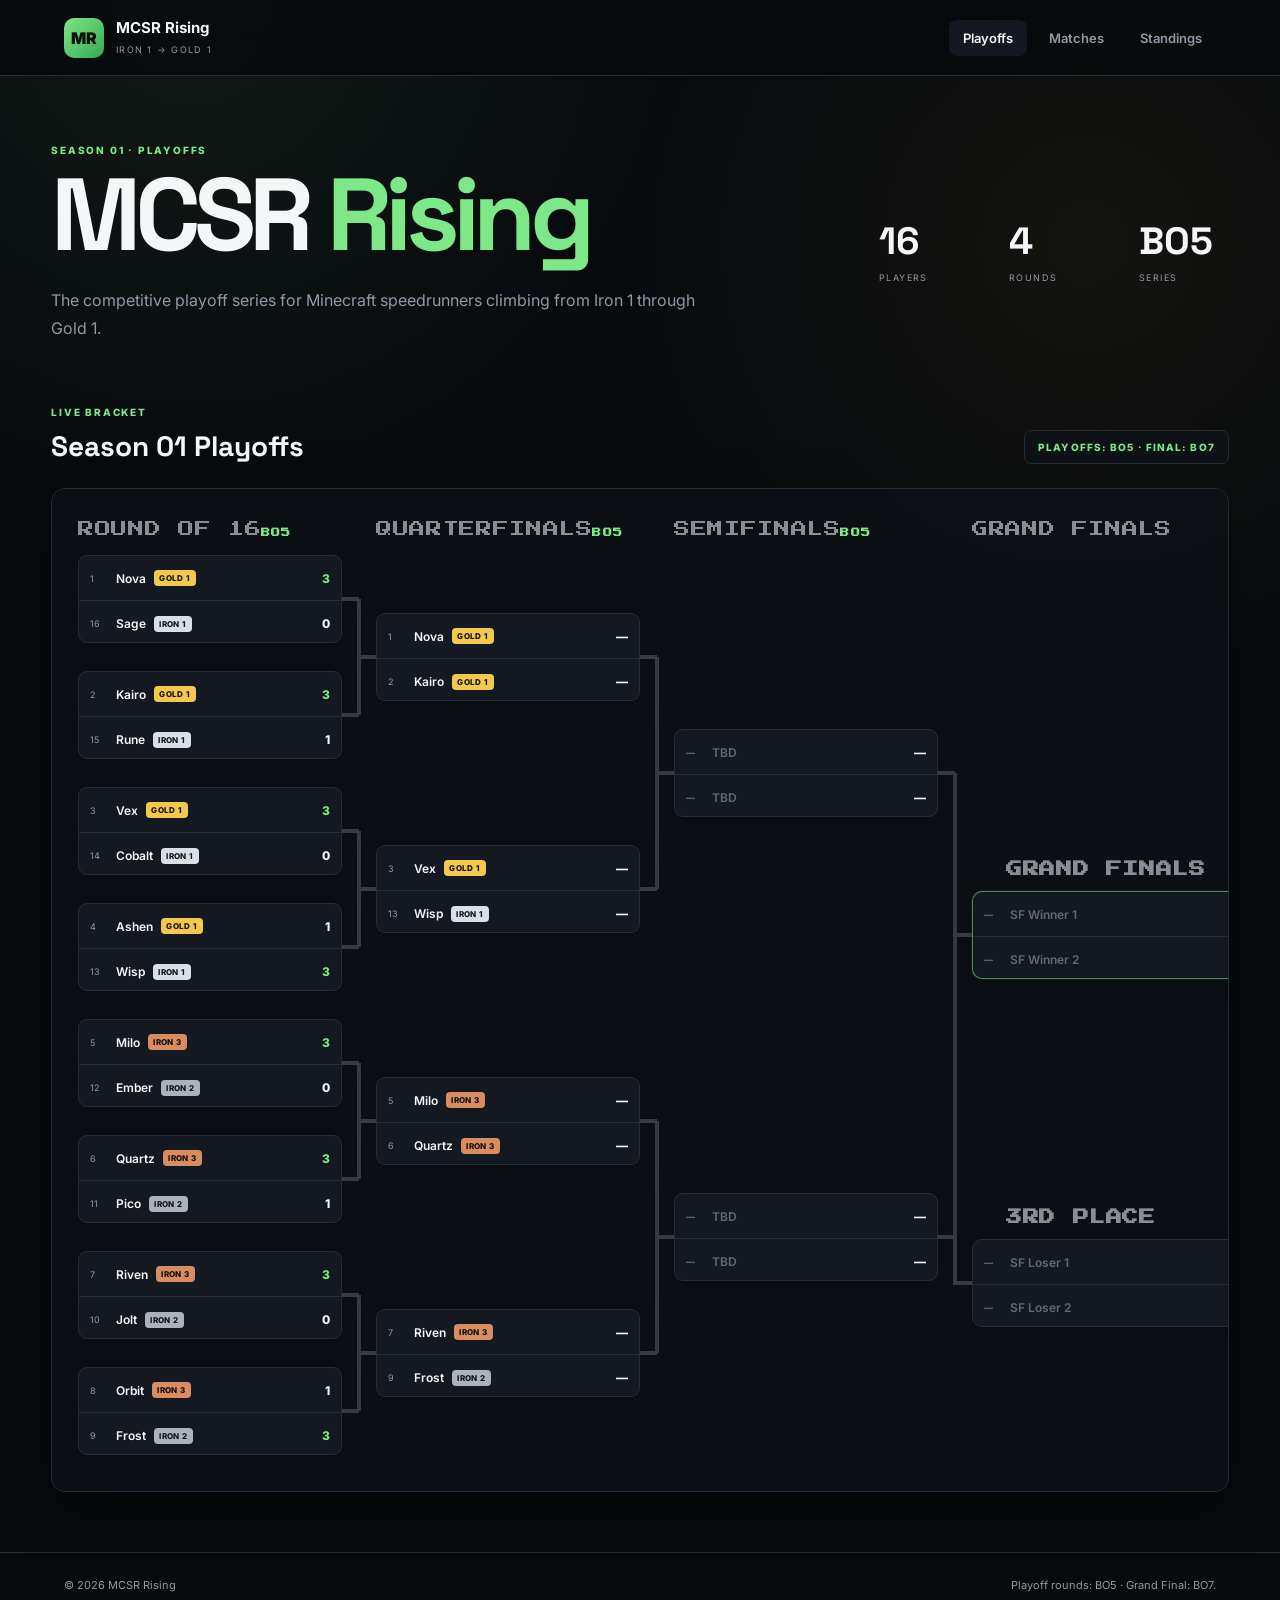
<file: index.html>
<!DOCTYPE html>
<html lang="en">
<head>
  <meta charset="UTF-8" />
  <meta name="viewport" content="width=device-width, initial-scale=1.0" />
  <title>MCSR Rising — Playoffs</title>
  <link rel="preconnect" href="https://fonts.googleapis.com">
  <link rel="preconnect" href="https://fonts.gstatic.com" crossorigin>
  <link href="https://fonts.googleapis.com/css2?family=Inter:wght@400;500;600;700;800&family=Press+Start+2P&family=Space+Grotesk:wght@500;600;700&display=swap" rel="stylesheet">
  <link rel="stylesheet" href="styles.css" />
</head>
<body>
  <header class="topbar">
    <a class="brand" href="index.html">
      <span class="brand-mark">MR</span>
      <span><strong>MCSR Rising</strong><small>IRON 1 → GOLD 1</small></span>
    </a>
    <nav>
      <a class="active" href="index.html">Playoffs</a>
      <a href="matches.html">Matches</a>
      <a href="standings.html">Standings</a>
    </nav>
    <button class="mobile-menu" aria-label="Open menu">☰</button>
  </header>

  <main>
    <section class="hero">
      <div>
        <p class="eyebrow">SEASON 01 · PLAYOFFS</p>
        <h1>MCSR <span>Rising</span></h1>
        <p class="hero-copy">The competitive playoff series for Minecraft speedrunners climbing from Iron 1 through Gold 1.</p>
      </div>
      <div class="hero-stats">
        <div><strong>16</strong><span>PLAYERS</span></div>
        <div><strong>4</strong><span>ROUNDS</span></div>
        <div><strong>BO5</strong><span>SERIES</span></div>
      </div>
    </section>

    <section class="section-header">
      <div>
        <p class="eyebrow">LIVE BRACKET</p>
        <h2>Season 01 Playoffs</h2>
      </div>
      <div class="series-setting">PLAYOFFS: BO5 · FINAL: BO7</div>
    </section>

    <section class="bracket-wrap" aria-label="MCSR Rising playoff bracket">
      <div class="bracket" id="bracket"></div>
    </section>
  </main>

  <footer>
    <span>© 2026 MCSR Rising</span>
    <span>Playoff rounds: BO5 · Grand Final: BO7.</span>
  </footer>
  <script src="script.js"></script>
</body>
</html>
</file>
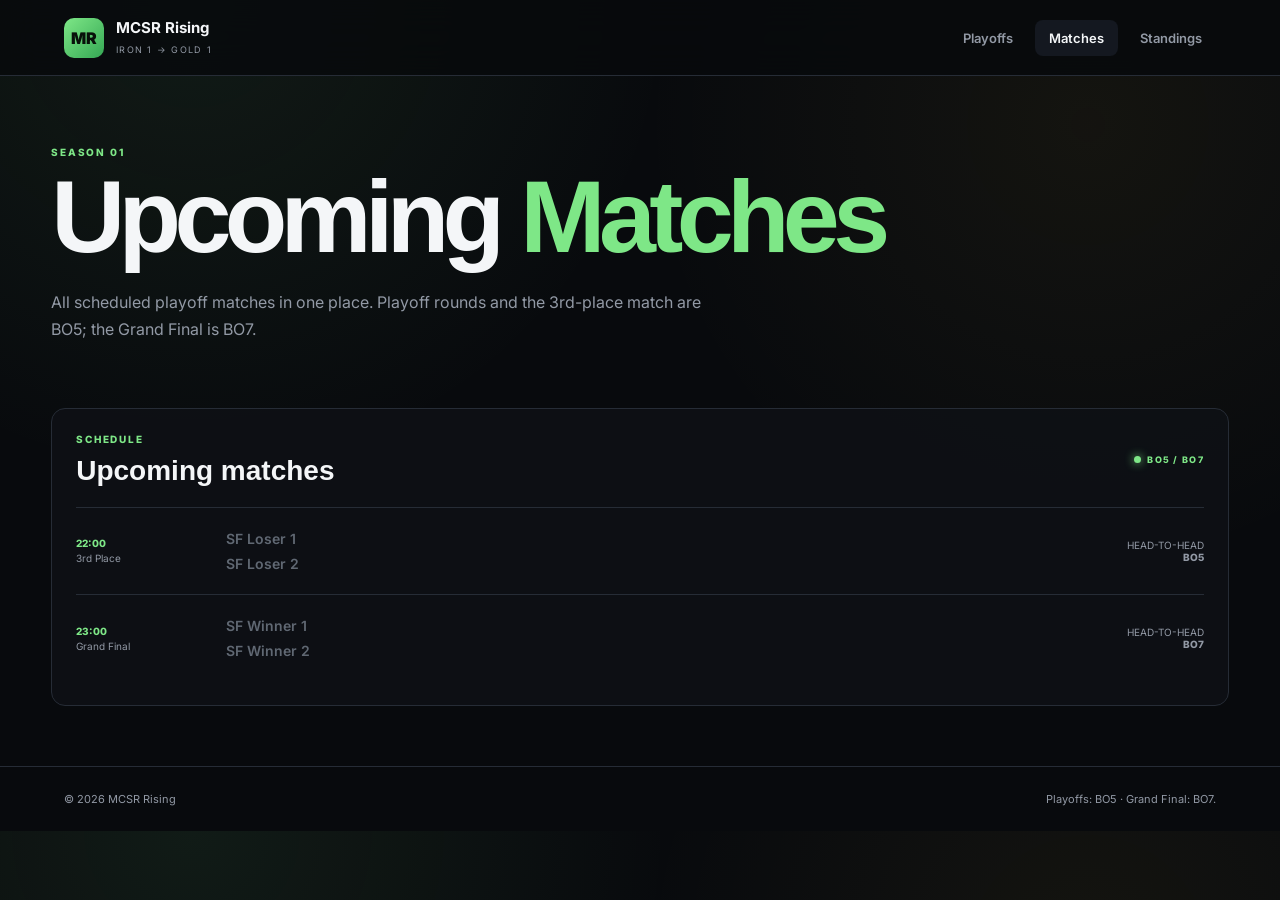
<file: matches.html>
<!DOCTYPE html>
<html lang="en">
<head>
  <meta charset="UTF-8" />
  <meta name="viewport" content="width=device-width, initial-scale=1.0" />
  <title>MCSR Rising — Matches</title>
  <link rel="preconnect" href="https://fonts.googleapis.com">
  <link rel="preconnect" href="https://fonts.gstatic.com" crossorigin>
  <link href="https://fonts.googleapis.com/css2?family=Inter:wght@400;500;600;700;800&display=swap" rel="stylesheet">
  <link rel="stylesheet" href="styles.css" />
</head>
<body>
  <header class="topbar">
    <a class="brand" href="index.html">
      <span class="brand-mark">MR</span>
      <span><strong>MCSR Rising</strong><small>IRON 1 → GOLD 1</small></span>
    </a>
    <nav>
      <a href="index.html">Playoffs</a>
      <a class="active" href="matches.html">Matches</a>
      <a href="standings.html">Standings</a>
    </nav>
    <button class="mobile-menu" aria-label="Open menu">☰</button>
  </header>

  <main>
    <section class="page-hero">
      <p class="eyebrow">SEASON 01</p>
      <h1>Upcoming <span>Matches</span></h1>
      <p class="hero-copy">All scheduled playoff matches in one place. Playoff rounds and the 3rd-place match are BO5; the Grand Final is BO7.</p>
    </section>

    <section class="panel matches-panel">
      <div class="panel-title">
        <div>
          <p class="eyebrow">SCHEDULE</p>
          <h2>Upcoming matches</h2>
        </div>
        <span class="live-dot">BO5 / BO7</span>
      </div>
      <div id="upcoming"></div>
    </section>
  </main>

  <footer>
    <span>© 2026 MCSR Rising</span>
    <span>Playoffs: BO5 · Grand Final: BO7.</span>
  </footer>
  <script src="script.js"></script>
</body>
</html>
</file>
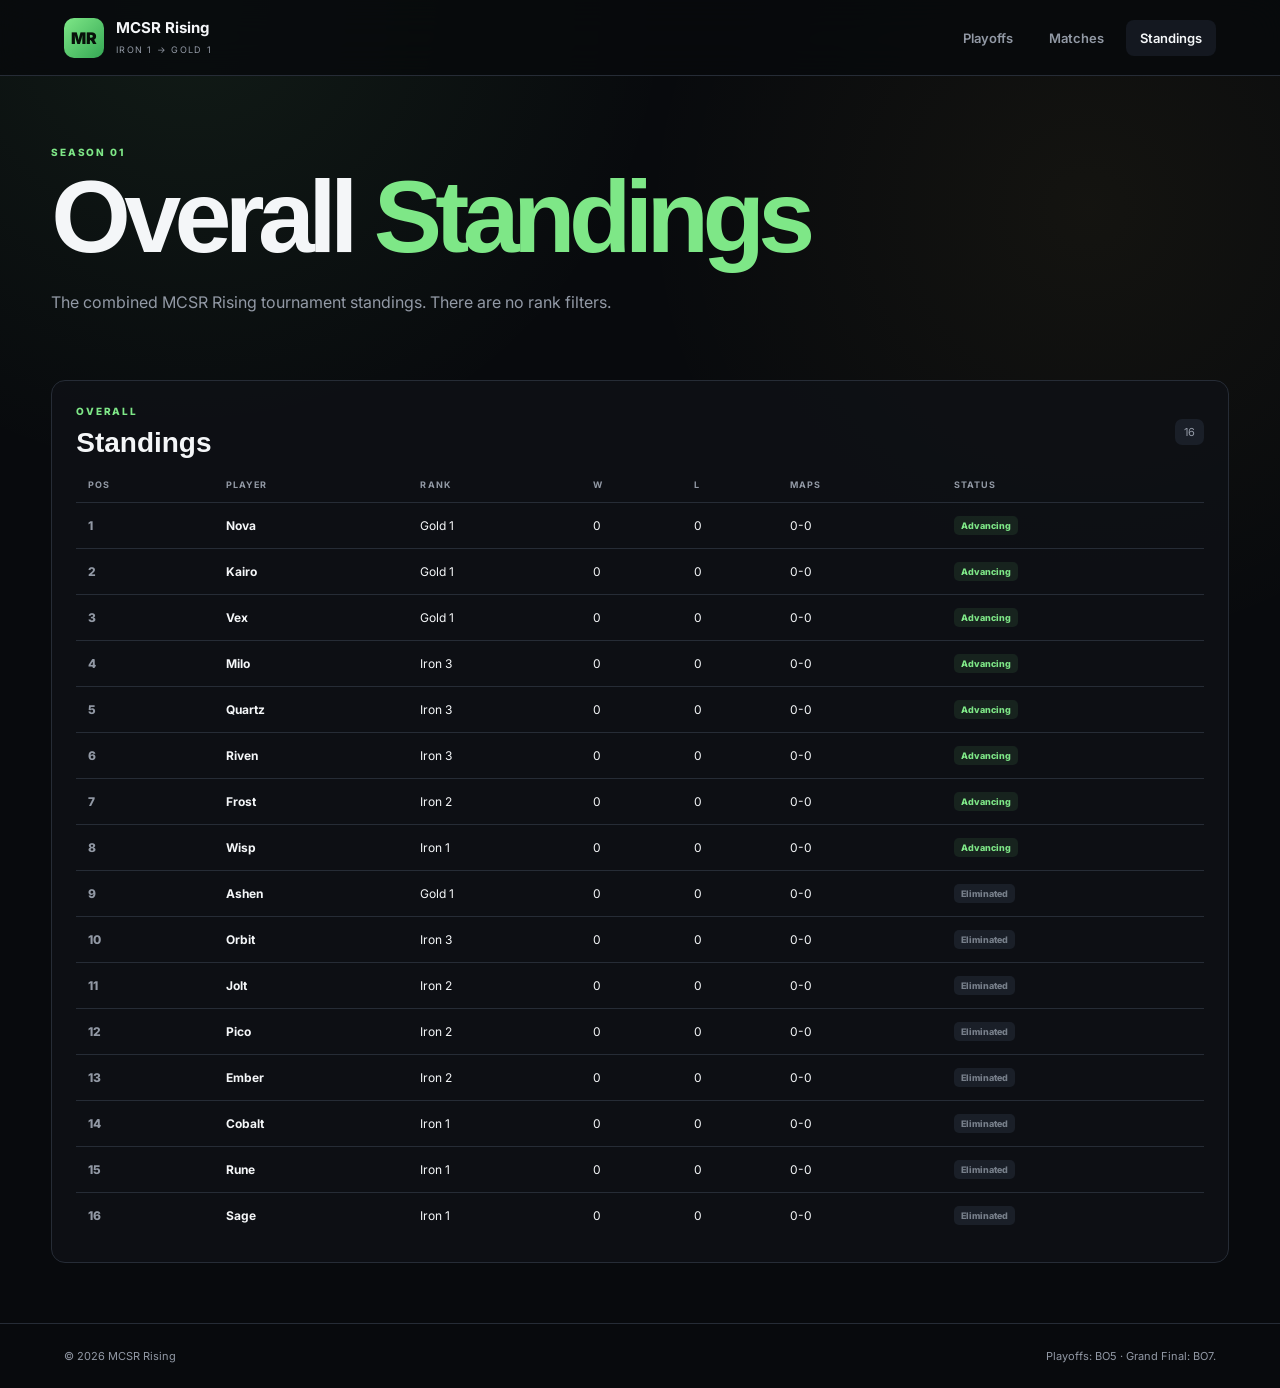
<file: standings.html>
<!DOCTYPE html>
<html lang="en">
<head>
  <meta charset="UTF-8" />
  <meta name="viewport" content="width=device-width, initial-scale=1.0" />
  <title>MCSR Rising — Standings</title>
  <link rel="preconnect" href="https://fonts.googleapis.com">
  <link rel="preconnect" href="https://fonts.gstatic.com" crossorigin>
  <link href="https://fonts.googleapis.com/css2?family=Inter:wght@400;500;600;700;800&display=swap" rel="stylesheet">
  <link rel="stylesheet" href="styles.css" />
</head>
<body>
  <header class="topbar">
    <a class="brand" href="index.html">
      <span class="brand-mark">MR</span>
      <span><strong>MCSR Rising</strong><small>IRON 1 → GOLD 1</small></span>
    </a>
    <nav>
      <a href="index.html">Playoffs</a>
      <a href="matches.html">Matches</a>
      <a class="active" href="standings.html">Standings</a>
    </nav>
    <button class="mobile-menu" aria-label="Open menu">☰</button>
  </header>

  <main>
    <section class="page-hero">
      <p class="eyebrow">SEASON 01</p>
      <h1>Overall <span>Standings</span></h1>
      <p class="hero-copy">The combined MCSR Rising tournament standings. There are no rank filters.</p>
    </section>

    <section class="panel">
      <div class="panel-title">
        <div>
          <p class="eyebrow">OVERALL</p>
          <h2>Standings</h2>
        </div>
        <span class="count" id="standings-count">16</span>
      </div>

      <div class="standings-table-wrap">
        <table class="standings-table">
          <thead>
            <tr>
              <th>POS</th>
              <th>PLAYER</th>
              <th>RANK</th>
              <th>W</th>
              <th>L</th>
              <th>MAPS</th>
              <th>STATUS</th>
            </tr>
          </thead>
          <tbody id="standings-body"></tbody>
        </table>
      </div>
    </section>
  </main>

  <footer>
    <span>© 2026 MCSR Rising</span>
    <span>Playoffs: BO5 · Grand Final: BO7.</span>
  </footer>
  <script src="script.js"></script>
</body>
</html>
</file>
<file: styles.css>
:root {
  --bg:#080a0d;
  --surface:#0e1116;
  --surface-2:#141820;
  --surface-3:#1a1f28;
  --border:#262c36;
  --line:#343a44;
  --text:#f4f6f8;
  --muted:#9299a5;
  --green:#7ee787;
  --gold:#f2c94c;
  --iron1:#d9dfe6;
  --iron2:#a9b2bd;
  --iron3:#d88c62;
  --shadow:0 20px 60px rgba(0,0,0,.28);
}

*{box-sizing:border-box}
html{scroll-behavior:smooth}
body{
  margin:0;
  background:
    radial-gradient(circle at 15% 0%,rgba(126,231,135,.08),transparent 30rem),
    radial-gradient(circle at 85% 15%,rgba(242,201,76,.05),transparent 28rem),
    var(--bg);
  color:var(--text);
  font-family:Inter,system-ui,sans-serif
}
a{color:inherit;text-decoration:none}

.topbar{
  height:76px;padding:0 5vw;display:flex;align-items:center;justify-content:space-between;
  border-bottom:1px solid var(--border);background:rgba(8,10,13,.84);
  backdrop-filter:blur(18px);position:sticky;top:0;z-index:20
}
.brand{display:flex;gap:12px;align-items:center}
.brand-mark{
  width:40px;height:40px;display:grid;place-items:center;border-radius:10px;
  background:linear-gradient(135deg,var(--green),#35a854);color:#08100a;font-weight:900
}
.brand strong{display:block;font-size:15px}
.brand small{color:var(--muted);font-size:9px;letter-spacing:.14em}
nav{display:flex;gap:8px}
nav a{
  color:var(--muted);padding:10px 14px;border-radius:8px;font-size:13px;font-weight:600
}
nav a:hover,nav a.active{background:var(--surface-2);color:var(--text)}
.mobile-menu{display:none;background:none;color:white;border:0;font-size:24px}

main{width:min(1450px,92vw);margin:auto}
.hero,.page-hero{display:flex;align-items:center;justify-content:space-between;gap:50px}
.hero{min-height:330px;padding:68px 0 48px}
.page-hero{min-height:300px;padding:70px 0 48px;flex-direction:column;align-items:flex-start;justify-content:center;gap:0}
h1,h2{font-family:"Space Grotesk",sans-serif;margin:0}
h1{font-size:clamp(52px,8vw,104px);letter-spacing:-.065em;line-height:.95}
h1 span{color:var(--green)}
h2{font-size:28px}
.hero-copy{max-width:650px;color:var(--muted);font-size:16px;line-height:1.7;margin-top:24px}
.eyebrow{color:var(--green);font-size:10px;font-weight:800;letter-spacing:.18em;margin:0 0 10px}
.hero-stats{display:flex;gap:40px}
.hero-stats div{min-width:90px}
.hero-stats strong{display:block;font:700 38px "Space Grotesk"}
.hero-stats span{color:var(--muted);font-size:9px;letter-spacing:.16em}

.section-header,.panel-title{display:flex;justify-content:space-between;align-items:end;gap:20px}
.section-header{margin-bottom:24px}
.series-setting{
  border:1px solid var(--border);color:var(--green);background:var(--surface);
  padding:10px 13px;border-radius:7px;font-size:10px;font-weight:800;letter-spacing:.11em
}

/* Screenshot-style four-stage bracket:
   R16 -> Quarterfinals -> Semifinals -> Finals column.
   The Finals column contains Grand Finals and 3rd Place. */
.bracket-wrap{
  overflow-x:auto;border:1px solid var(--border);border-radius:14px;
  background:rgba(14,17,22,.78);box-shadow:var(--shadow)
}
.bracket{
  --slot:88px;
  --gap:28px;
  position:relative;
  min-width:1260px;
  min-height:calc((var(--slot) * 8) + (var(--gap) * 7) + 92px);
  padding:30px 26px 36px;
  display:grid;
  grid-template-columns:minmax(255px,1.05fr) minmax(255px,1.05fr) minmax(255px,1.05fr) minmax(300px,1.25fr);
  column-gap:34px;
  align-items:start;
}
.connector-layer{
  position:absolute;inset:0;width:100%;height:100%;
  pointer-events:none;overflow:visible;z-index:5
}
.connector{fill:none;stroke:var(--line);stroke-width:4;vector-effect:non-scaling-stroke}
.final-connector{
  position:absolute;
  display:block;
  background:var(--line);
  z-index:10;
  pointer-events:none;
  border:0;
  margin:0;
  padding:0;
}
.round{position:relative;z-index:2}
.round-title{
  margin:0 0 16px;
  color:#8b8d96;
  font-family:"Press Start 2P",monospace;
  text-transform:uppercase;
  letter-spacing:.04em;
  font-size:16px;
  line-height:1.25;
  white-space:nowrap
}
.round-stack{
  display:grid;
  grid-template-rows:repeat(8,var(--slot));
  row-gap:var(--gap)
}
.match{
  width:100%;height:88px;align-self:center;background:var(--surface-2);
  border:1px solid var(--border);border-radius:9px;overflow:hidden;
  box-shadow:0 8px 24px rgba(0,0,0,.15)
}
.round.r1 .match:nth-child(1){grid-row:1}.round.r1 .match:nth-child(2){grid-row:2}
.round.r1 .match:nth-child(3){grid-row:3}.round.r1 .match:nth-child(4){grid-row:4}
.round.r1 .match:nth-child(5){grid-row:5}.round.r1 .match:nth-child(6){grid-row:6}
.round.r1 .match:nth-child(7){grid-row:7}.round.r1 .match:nth-child(8){grid-row:8}
.round.r2 .match:nth-child(1){grid-row:1 / span 2}.round.r2 .match:nth-child(2){grid-row:3 / span 2}
.round.r2 .match:nth-child(3){grid-row:5 / span 2}.round.r2 .match:nth-child(4){grid-row:7 / span 2}
.round.r3 .match:nth-child(1){grid-row:1 / span 4}.round.r3 .match:nth-child(2){grid-row:5 / span 4}

.final-stack{
  position:relative;height:calc((var(--slot) * 8) + (var(--gap) * 7));
}
.final-block{position:absolute;left:0;right:0}
.final-block.grand{top:calc((var(--slot) * 3) + (var(--gap) * 2) - 14px)}
.final-block.third{top:calc((var(--slot) * 6) + (var(--gap) * 5) - 14px)}
.final-label{
  display:flex;align-items:center;justify-content:space-between;
  margin:0 0 14px 34px
}
.final-label h3{
  margin:0;color:#8b8d96;font-family:"Press Start 2P",monospace;
  font-size:16px;letter-spacing:.04em;text-transform:uppercase
}
.series-format{
  color:var(--green);font-size:9px;letter-spacing:.12em;font-weight:800
}
.final-match{
  background:var(--surface-2);border:1px solid var(--border);border-radius:10px;
  overflow:hidden;box-shadow:0 10px 28px rgba(0,0,0,.2)
}
.final-match.grand{border-color:rgba(126,231,135,.55);box-shadow:0 0 0 1px rgba(126,231,135,.06),0 14px 34px rgba(0,0,0,.25)}

.match-row{
  height:45px;display:flex;justify-content:space-between;align-items:center;
  padding:0 11px;border-bottom:1px solid var(--border);font-size:12px
}
.match-row:last-child{border-bottom:0}
.player{display:flex;align-items:center;gap:8px;min-width:0}
.seed{color:var(--muted);font-size:9px;width:18px}
.player-name{white-space:nowrap;overflow:hidden;text-overflow:ellipsis;font-weight:600}
.player-name:hover,.standings-player:hover{color:var(--green)}
.score{font-weight:800}.winner{color:var(--green)}.eliminated{color:#606873}
.tier{font-size:8px;padding:3px 5px;border-radius:4px;font-weight:800;letter-spacing:.05em}
.tier.gold1{color:#161207;background:var(--gold)}
.tier.iron1{color:#13171b;background:var(--iron1)}
.tier.iron2{color:#11151a;background:var(--iron2)}
.tier.iron3{color:#160d09;background:var(--iron3)}

.panel{border:1px solid var(--border);background:rgba(14,17,22,.8);border-radius:14px;padding:24px}
.panel-title{align-items:center;margin-bottom:20px}
.matches-panel{margin-bottom:60px}
.live-dot{color:var(--green);font-size:9px;font-weight:800;letter-spacing:.14em}
.live-dot::before{
  content:"";display:inline-block;width:7px;height:7px;border-radius:50%;
  background:var(--green);margin-right:6px;box-shadow:0 0 10px var(--green)
}
.count{background:var(--surface-3);border-radius:7px;padding:6px 9px;color:var(--muted);font-size:11px}
.upcoming-row{display:grid;grid-template-columns:130px minmax(0,1fr) 150px;align-items:center;gap:20px;padding:18px 0;border-top:1px solid var(--border)}
.upcoming-row .right{text-align:right}
.match-time{color:var(--green);font-size:10px;font-weight:800;margin-bottom:3px}
.match-sub{color:var(--muted);font-size:10px}
.match-players{font-size:14px;line-height:1.8}.vs{color:var(--muted);font-size:10px;font-weight:800}
.standings-table-wrap{overflow-x:auto}.standings-table{width:100%;border-collapse:collapse}
.standings-table th{color:var(--muted);text-align:left;font-size:9px;letter-spacing:.12em;padding:0 12px 12px;white-space:nowrap}
.standings-table td{border-top:1px solid var(--border);padding:13px 12px;font-size:12px;white-space:nowrap}
.standings-table td:first-child{color:var(--muted);font-weight:800}.standings-player{font-weight:700}
.status{display:inline-block;padding:4px 7px;border-radius:5px;background:var(--surface-3);color:var(--muted);font-size:9px;font-weight:800}
.status.advancing{color:var(--green);background:rgba(126,231,135,.09)}.status.eliminated{color:#777f8a}
footer{border-top:1px solid var(--border);margin-top:60px;padding:25px 5vw;color:var(--muted);display:flex;justify-content:space-between;font-size:11px}

@media (max-width:900px){
  .topbar{padding:0 20px}nav{display:none}.mobile-menu{display:block}main{width:calc(100% - 32px)}
  .hero,.page-hero{display:block;padding:55px 0 45px}.hero-stats{margin-top:40px;gap:25px}.hero-stats strong{font-size:30px}
  .section-header{display:block}.series-setting{display:inline-block;margin-top:18px}
  .upcoming-row{grid-template-columns:1fr auto;gap:12px}.upcoming-row .right{text-align:left}.match-players{grid-column:1/-1;grid-row:2}
  footer{display:block;line-height:2}
}
</file>
